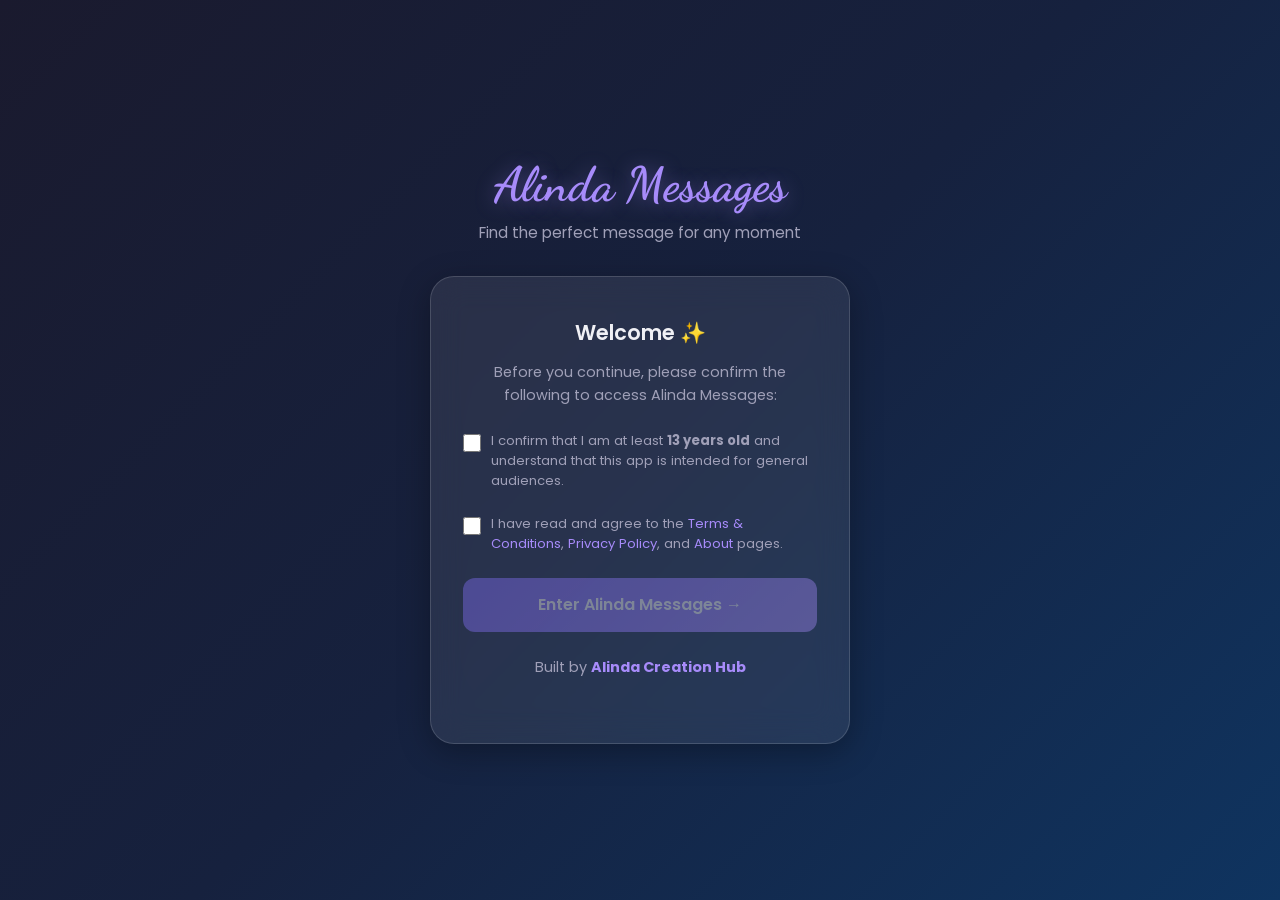
<file: index.html>
<!DOCTYPE html>
<html lang="en">
<head>
<meta charset="UTF-8">
<meta name="viewport" content="width=device-width, initial-scale=1.0">
<title>Alinda Messages — Find the Perfect Message for Any Occasion</title>
<meta name="description" content="Alinda Messages — a curated collection of messages for every occasion: good morning, good night, birthdays, love, friendship, motivation, and more.">
<link rel="preconnect" href="https://fonts.googleapis.com">
<link rel="preconnect" href="https://fonts.gstatic.com" crossorigin>
<link href="https://fonts.googleapis.com/css2?family=Poppins:wght@300;400;500;600;700&family=Dancing+Script:wght@600;700&display=swap" rel="stylesheet">
<link rel="stylesheet" href="style.css">
<link rel="icon" href="data:image/svg+xml,<svg xmlns='http://www.w3.org/2000/svg' viewBox='0 0 100 100'><text y='.9em' font-size='90'>💬</text></svg>">
</head>
<body class="no-scroll">

<div id="verifyGate">
  <div class="verify-logo">Alinda Messages</div>
  <p class="verify-sub">Find the perfect message for any moment</p>
  <div class="verify-card">
    <h2>Welcome ✨</h2>
    <p>Before you continue, please confirm the following to access Alinda Messages:</p>
    <div class="verify-checkbox-row">
      <input type="checkbox" id="ageCheckbox">
      <label for="ageCheckbox">I confirm that I am at least <strong>13 years old</strong> and understand that this app is intended for general audiences.</label>
    </div>
    <div class="verify-checkbox-row">
      <input type="checkbox" id="termsCheckbox">
      <label for="termsCheckbox">I have read and agree to the <a href="terms.html" target="_blank">Terms & Conditions</a>, <a href="privacy.html" target="_blank">Privacy Policy</a>, and <a href="about.html" target="_blank">About</a> pages.</label>
    </div>
    <button class="verify-btn" id="enterBtn" disabled>Enter Alinda Messages →</button>
    <p class="verify-footer">Built by <strong style="color:var(--c3)">Alinda Creation Hub</strong></p>
  </div>
</div>

<div id="appContainer">
  <header class="app-header">
    <div class="app-logo">Alinda Messages</div>
    <p class="app-tagline">Find the perfect message for any occasion</p>
  </header>

  <div class="search-bar">
    <input type="text" id="search" placeholder="🔍 Search messages...">
  </div>

  <div class="filters" id="filters"></div>

  <div class="card-wrapper">
    <div class="card fade-in" id="card">
      <span class="emoji" id="emoji">💬</span>
      <p class="message" id="message">Loading messages...</p>
      <span class="category-tag" id="tag">—</span>
    </div>
  </div>

  <div class="actions">
    <button class="action-btn primary" id="shuffle">🔄 New Message</button>
    <button class="action-btn" id="copy">📋 Copy</button>
    <button class="action-btn" id="share">📤 Share</button>
  </div>

  <div class="toast" id="toast">Copied!</div>

  <footer class="app-footer">
    <div class="footer-links">
      <a href="about.html">About</a>
      <a href="terms.html">Terms</a>
      <a href="privacy.html">Privacy</a>
    </div>
    <div class="footer-brand">
      Built by <strong>Alinda Creation Hub</strong><br>
      © 2026 Alinda Messages. All rights reserved.
    </div>
  </footer>
</div>

<script src="messages.js"></script>
<script src="app.js"></script>
</body>
</html>
</file>
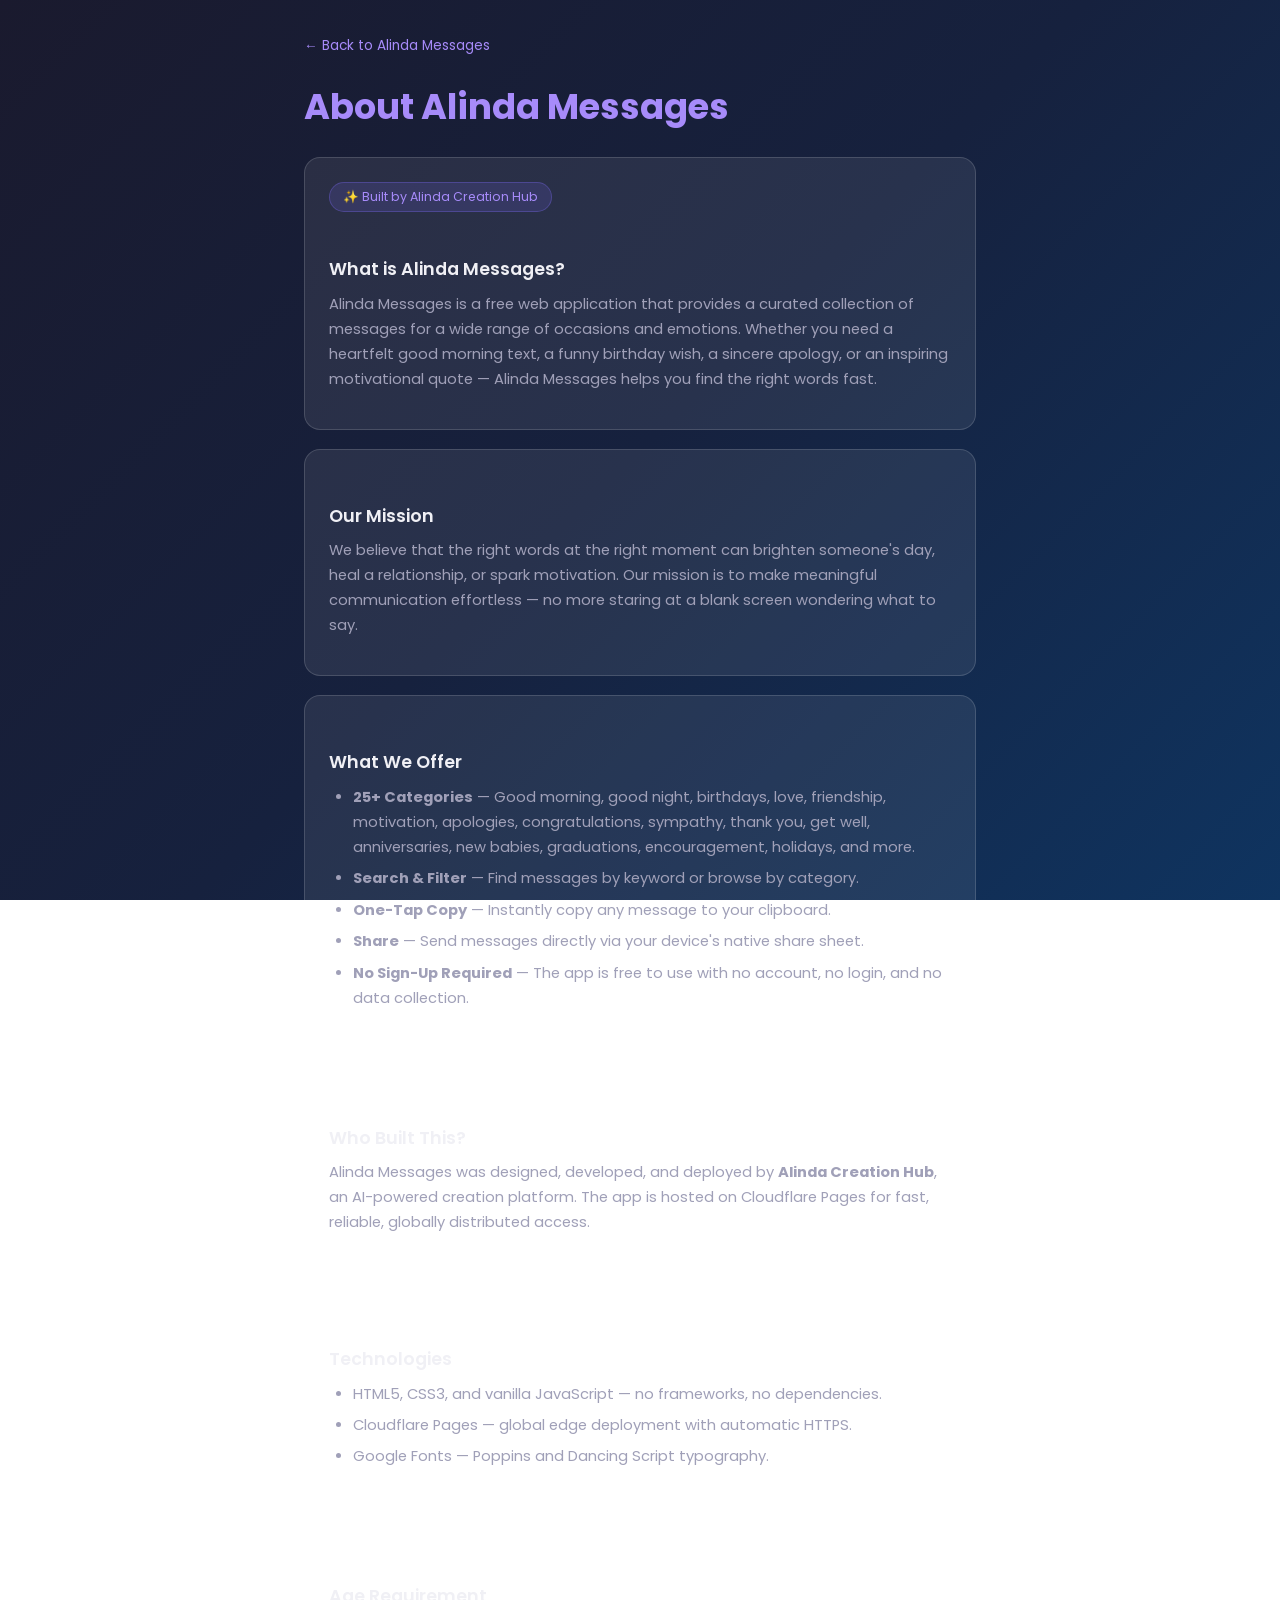
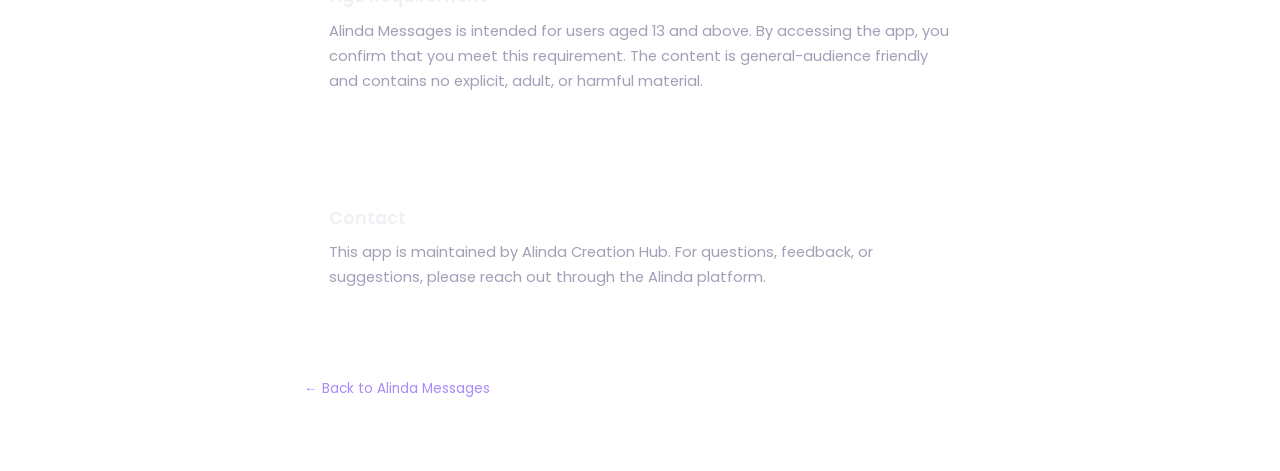
<file: about.html>
<!DOCTYPE html>
<html lang="en">
<head>
<meta charset="UTF-8">
<meta name="viewport" content="width=device-width, initial-scale=1.0">
<title>About — Alinda Messages</title>
<meta name="description" content="About Alinda Messages — a message platform built by Alinda Creation Hub.">
<link rel="preconnect" href="https://fonts.googleapis.com">
<link rel="preconnect" href="https://fonts.gstatic.com" crossorigin>
<link href="https://fonts.googleapis.com/css2?family=Poppins:wght@300;400;500;600;700&family=Dancing+Script:wght@600;700&display=swap" rel="stylesheet">
<link rel="stylesheet" href="style.css">
<link rel="icon" href="data:image/svg+xml,<svg xmlns='http://www.w3.org/2000/svg' viewBox='0 0 100 100'><text y='.9em' font-size='90'>💬</text></svg>">
</head>
<body>

<div class="info-page">
  <a href="index.html" class="info-back">← Back to Alinda Messages</a>
  <h1>About Alinda Messages</h1>

  <div class="info-section">
    <div class="alinda-badge">✨ Built by Alinda Creation Hub</div>
    <h2>What is Alinda Messages?</h2>
    <p>Alinda Messages is a free web application that provides a curated collection of messages for a wide range of occasions and emotions. Whether you need a heartfelt good morning text, a funny birthday wish, a sincere apology, or an inspiring motivational quote — Alinda Messages helps you find the right words fast.</p>
  </div>

  <div class="info-section">
    <h2>Our Mission</h2>
    <p>We believe that the right words at the right moment can brighten someone's day, heal a relationship, or spark motivation. Our mission is to make meaningful communication effortless — no more staring at a blank screen wondering what to say.</p>
  </div>

  <div class="info-section">
    <h2>What We Offer</h2>
    <ul>
      <li><strong>25+ Categories</strong> — Good morning, good night, birthdays, love, friendship, motivation, apologies, congratulations, sympathy, thank you, get well, anniversaries, new babies, graduations, encouragement, holidays, and more.</li>
      <li><strong>Search & Filter</strong> — Find messages by keyword or browse by category.</li>
      <li><strong>One-Tap Copy</strong> — Instantly copy any message to your clipboard.</li>
      <li><strong>Share</strong> — Send messages directly via your device's native share sheet.</li>
      <li><strong>No Sign-Up Required</strong> — The app is free to use with no account, no login, and no data collection.</li>
    </ul>
  </div>

  <div class="info-section">
    <h2>Who Built This?</h2>
    <p>Alinda Messages was designed, developed, and deployed by <strong>Alinda Creation Hub</strong>, an AI-powered creation platform. The app is hosted on Cloudflare Pages for fast, reliable, globally distributed access.</p>
  </div>

  <div class="info-section">
    <h2>Technologies</h2>
    <ul>
      <li>HTML5, CSS3, and vanilla JavaScript — no frameworks, no dependencies.</li>
      <li>Cloudflare Pages — global edge deployment with automatic HTTPS.</li>
      <li>Google Fonts — Poppins and Dancing Script typography.</li>
    </ul>
  </div>

  <div class="info-section">
    <h2>Age Requirement</h2>
    <p>Alinda Messages is intended for users aged 13 and above. By accessing the app, you confirm that you meet this requirement. The content is general-audience friendly and contains no explicit, adult, or harmful material.</p>
  </div>

  <div class="info-section">
    <h2>Contact</h2>
    <p>This app is maintained by Alinda Creation Hub. For questions, feedback, or suggestions, please reach out through the Alinda platform.</p>
  </div>

  <a href="index.html" class="info-back" style="margin-top:2rem;">← Back to Alinda Messages</a>
</div>

</body>
</html>
</file>
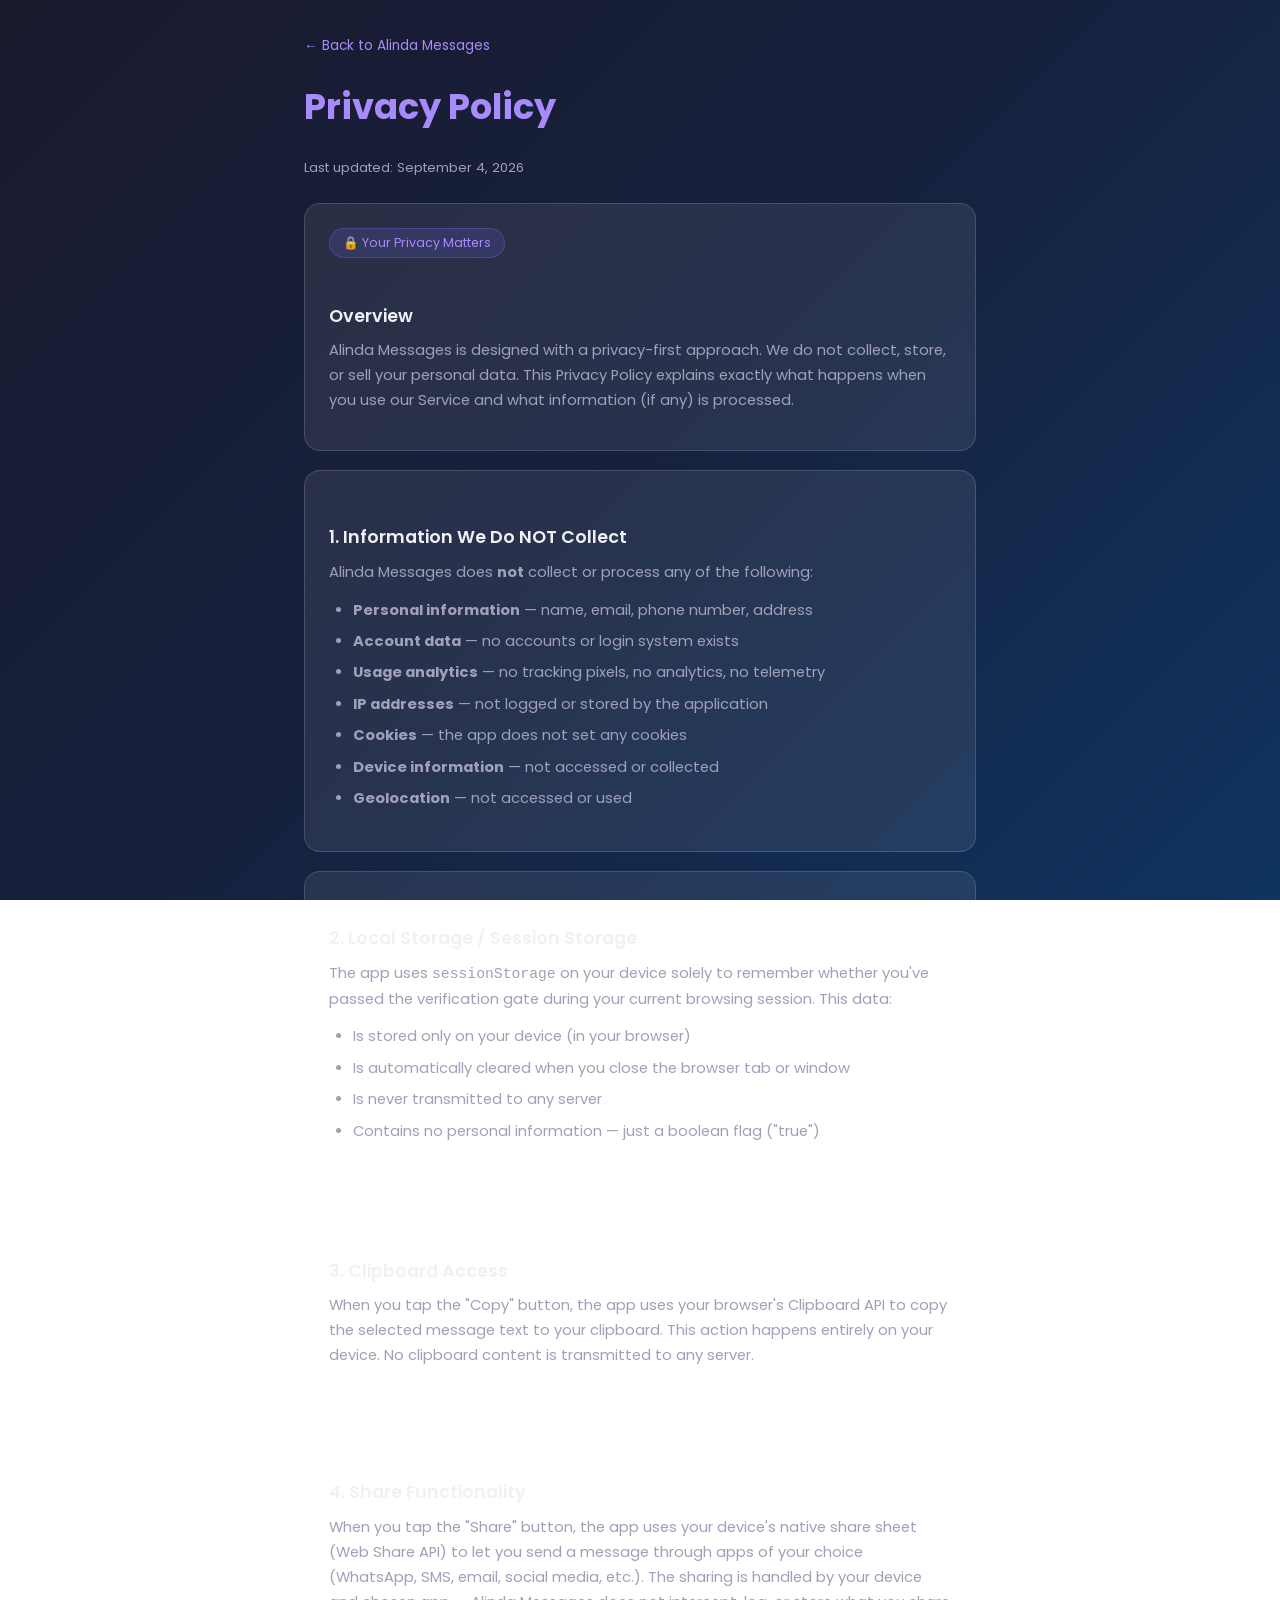
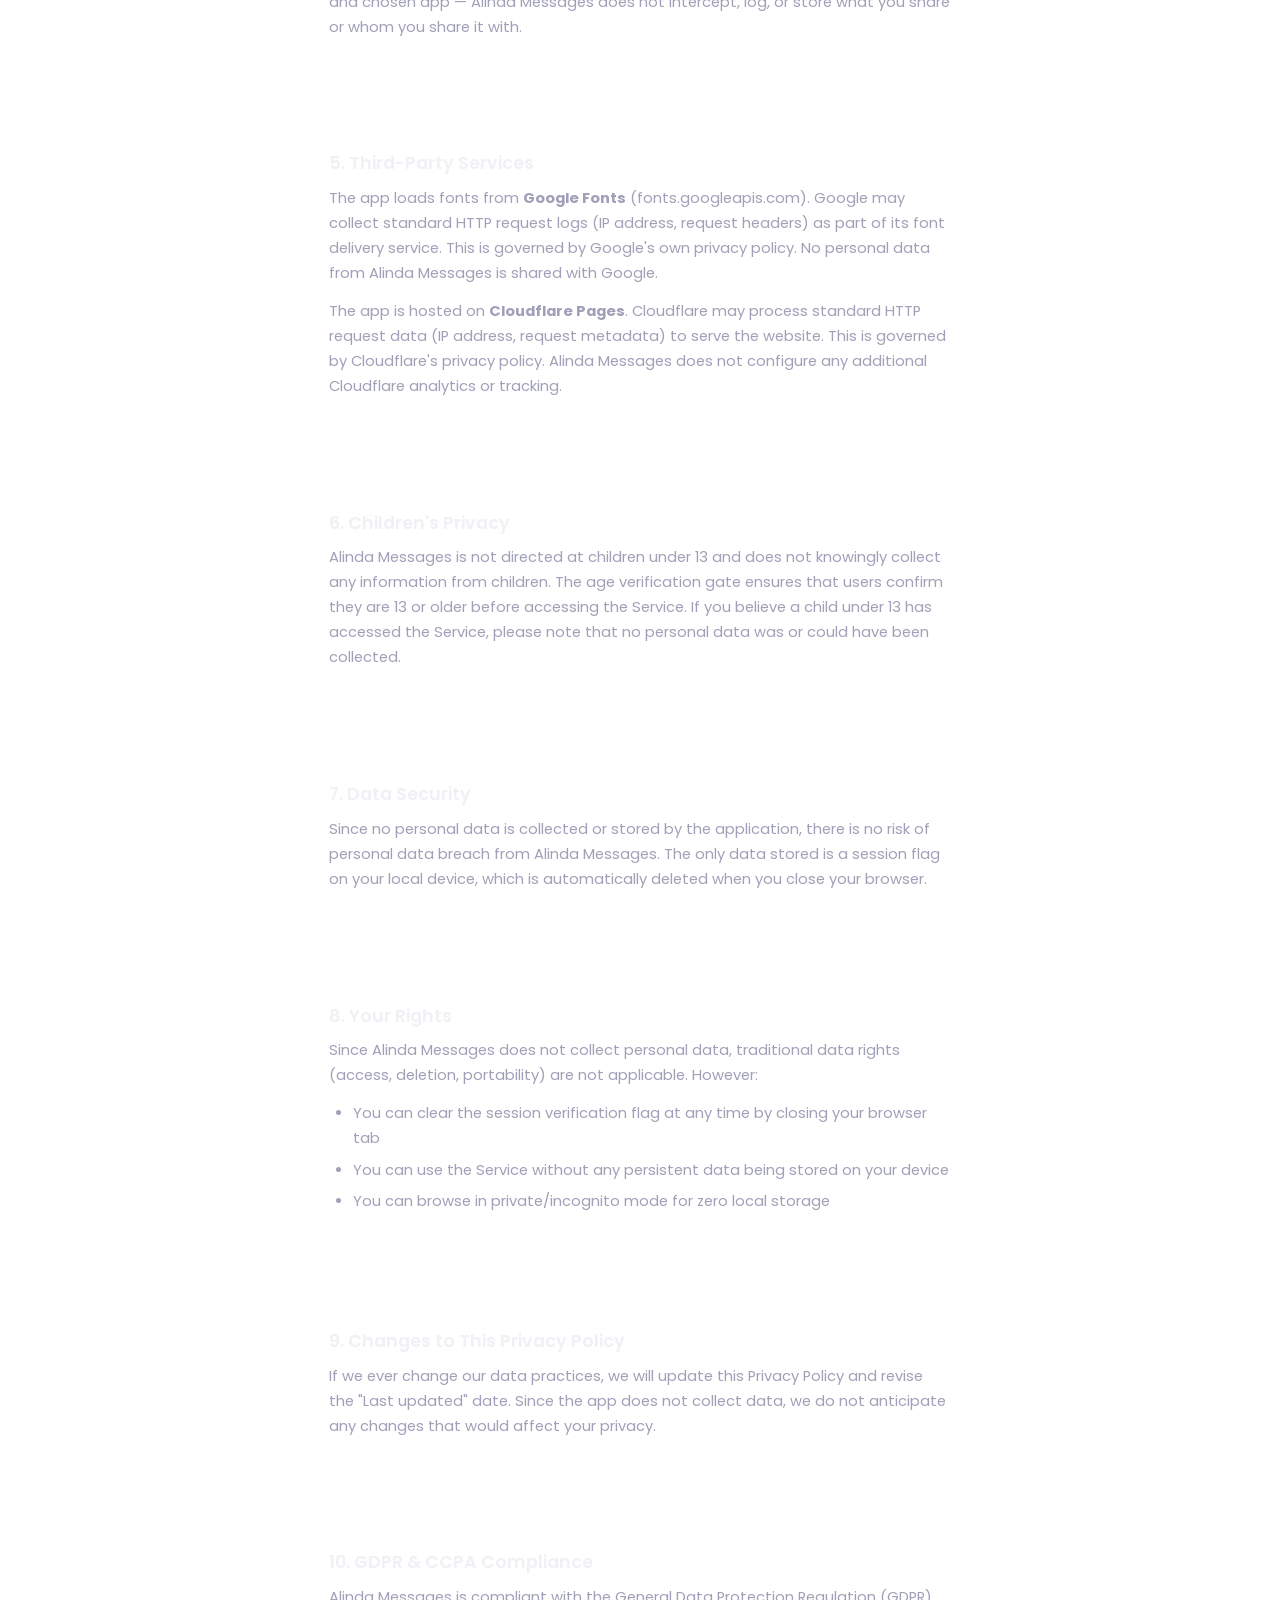
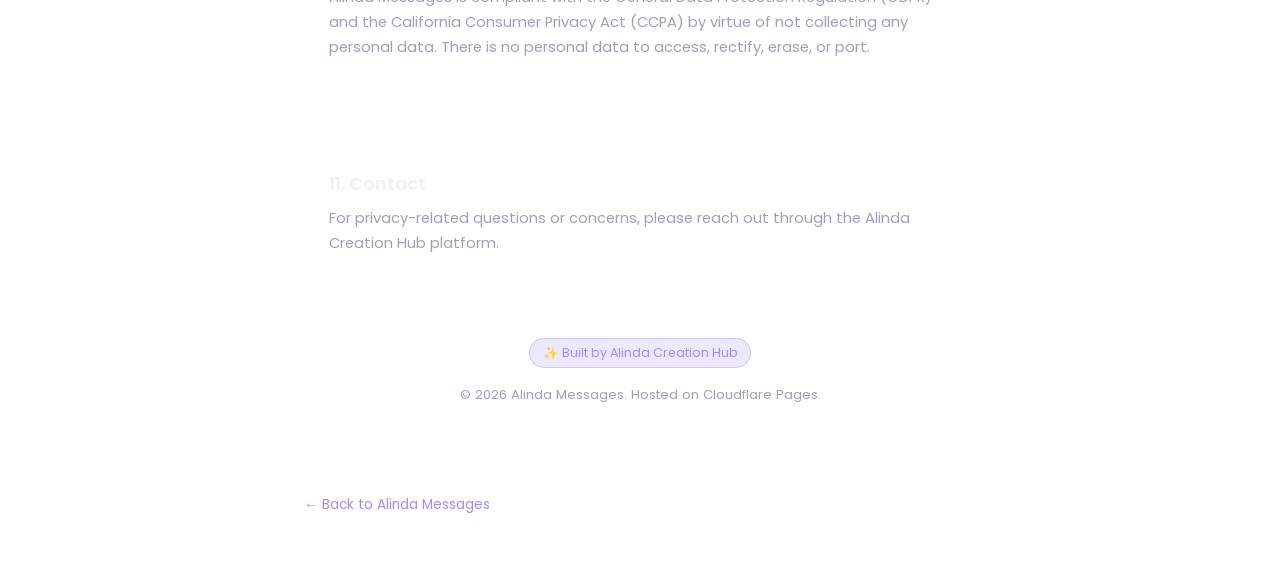
<file: privacy.html>
<!DOCTYPE html>
<html lang="en">
<head>
<meta charset="UTF-8">
<meta name="viewport" content="width=device-width, initial-scale=1.0">
<title>Privacy Policy — Alinda Messages</title>
<meta name="description" content="Privacy Policy for Alinda Messages.">
<link rel="preconnect" href="https://fonts.googleapis.com">
<link rel="preconnect" href="https://fonts.gstatic.com" crossorigin>
<link href="https://fonts.googleapis.com/css2?family=Poppins:wght@300;400;500;600;700&family=Dancing+Script:wght@600;700&display=swap" rel="stylesheet">
<link rel="stylesheet" href="style.css">
<link rel="icon" href="data:image/svg+xml,<svg xmlns='http://www.w3.org/2000/svg' viewBox='0 0 100 100'><text y='.9em' font-size='90'>💬</text></svg>">
</head>
<body>

<div class="info-page">
  <a href="index.html" class="info-back">← Back to Alinda Messages</a>
  <h1>Privacy Policy</h1>
  <p style="color:var(--text-muted);font-size:0.82rem;margin-bottom:1.5rem;">Last updated: September 4, 2026</p>

  <div class="info-section">
    <div class="alinda-badge">🔒 Your Privacy Matters</div>
    <h2>Overview</h2>
    <p>Alinda Messages is designed with a privacy-first approach. We do not collect, store, or sell your personal data. This Privacy Policy explains exactly what happens when you use our Service and what information (if any) is processed.</p>
  </div>

  <div class="info-section">
    <h2>1. Information We Do NOT Collect</h2>
    <p>Alinda Messages does <strong>not</strong> collect or process any of the following:</p>
    <ul>
      <li><strong>Personal information</strong> — name, email, phone number, address</li>
      <li><strong>Account data</strong> — no accounts or login system exists</li>
      <li><strong>Usage analytics</strong> — no tracking pixels, no analytics, no telemetry</li>
      <li><strong>IP addresses</strong> — not logged or stored by the application</li>
      <li><strong>Cookies</strong> — the app does not set any cookies</li>
      <li><strong>Device information</strong> — not accessed or collected</li>
      <li><strong>Geolocation</strong> — not accessed or used</li>
    </ul>
  </div>

  <div class="info-section">
    <h2>2. Local Storage / Session Storage</h2>
    <p>The app uses <code>sessionStorage</code> on your device solely to remember whether you've passed the verification gate during your current browsing session. This data:</p>
    <ul>
      <li>Is stored only on your device (in your browser)</li>
      <li>Is automatically cleared when you close the browser tab or window</li>
      <li>Is never transmitted to any server</li>
      <li>Contains no personal information — just a boolean flag ("true")</li>
    </ul>
  </div>

  <div class="info-section">
    <h2>3. Clipboard Access</h2>
    <p>When you tap the "Copy" button, the app uses your browser's Clipboard API to copy the selected message text to your clipboard. This action happens entirely on your device. No clipboard content is transmitted to any server.</p>
  </div>

  <div class="info-section">
    <h2>4. Share Functionality</h2>
    <p>When you tap the "Share" button, the app uses your device's native share sheet (Web Share API) to let you send a message through apps of your choice (WhatsApp, SMS, email, social media, etc.). The sharing is handled by your device and chosen app — Alinda Messages does not intercept, log, or store what you share or whom you share it with.</p>
  </div>

  <div class="info-section">
    <h2>5. Third-Party Services</h2>
    <p>The app loads fonts from <strong>Google Fonts</strong> (fonts.googleapis.com). Google may collect standard HTTP request logs (IP address, request headers) as part of its font delivery service. This is governed by Google's own privacy policy. No personal data from Alinda Messages is shared with Google.</p>
    <p>The app is hosted on <strong>Cloudflare Pages</strong>. Cloudflare may process standard HTTP request data (IP address, request metadata) to serve the website. This is governed by Cloudflare's privacy policy. Alinda Messages does not configure any additional Cloudflare analytics or tracking.</p>
  </div>

  <div class="info-section">
    <h2>6. Children's Privacy</h2>
    <p>Alinda Messages is not directed at children under 13 and does not knowingly collect any information from children. The age verification gate ensures that users confirm they are 13 or older before accessing the Service. If you believe a child under 13 has accessed the Service, please note that no personal data was or could have been collected.</p>
  </div>

  <div class="info-section">
    <h2>7. Data Security</h2>
    <p>Since no personal data is collected or stored by the application, there is no risk of personal data breach from Alinda Messages. The only data stored is a session flag on your local device, which is automatically deleted when you close your browser.</p>
  </div>

  <div class="info-section">
    <h2>8. Your Rights</h2>
    <p>Since Alinda Messages does not collect personal data, traditional data rights (access, deletion, portability) are not applicable. However:</p>
    <ul>
      <li>You can clear the session verification flag at any time by closing your browser tab</li>
      <li>You can use the Service without any persistent data being stored on your device</li>
      <li>You can browse in private/incognito mode for zero local storage</li>
    </ul>
  </div>

  <div class="info-section">
    <h2>9. Changes to This Privacy Policy</h2>
    <p>If we ever change our data practices, we will update this Privacy Policy and revise the "Last updated" date. Since the app does not collect data, we do not anticipate any changes that would affect your privacy.</p>
  </div>

  <div class="info-section">
    <h2>10. GDPR & CCPA Compliance</h2>
    <p>Alinda Messages is compliant with the General Data Protection Regulation (GDPR) and the California Consumer Privacy Act (CCPA) by virtue of not collecting any personal data. There is no personal data to access, rectify, erase, or port.</p>
  </div>

  <div class="info-section">
    <h2>11. Contact</h2>
    <p>For privacy-related questions or concerns, please reach out through the Alinda Creation Hub platform.</p>
  </div>

  <div class="info-section" style="text-align:center;">
    <div class="alinda-badge">✨ Built by Alinda Creation Hub</div>
    <p style="font-size:0.82rem;">© 2026 Alinda Messages. Hosted on Cloudflare Pages.</p>
  </div>

  <a href="index.html" class="info-back" style="margin-top:2rem;">← Back to Alinda Messages</a>
</div>

</body>
</html>
</file>
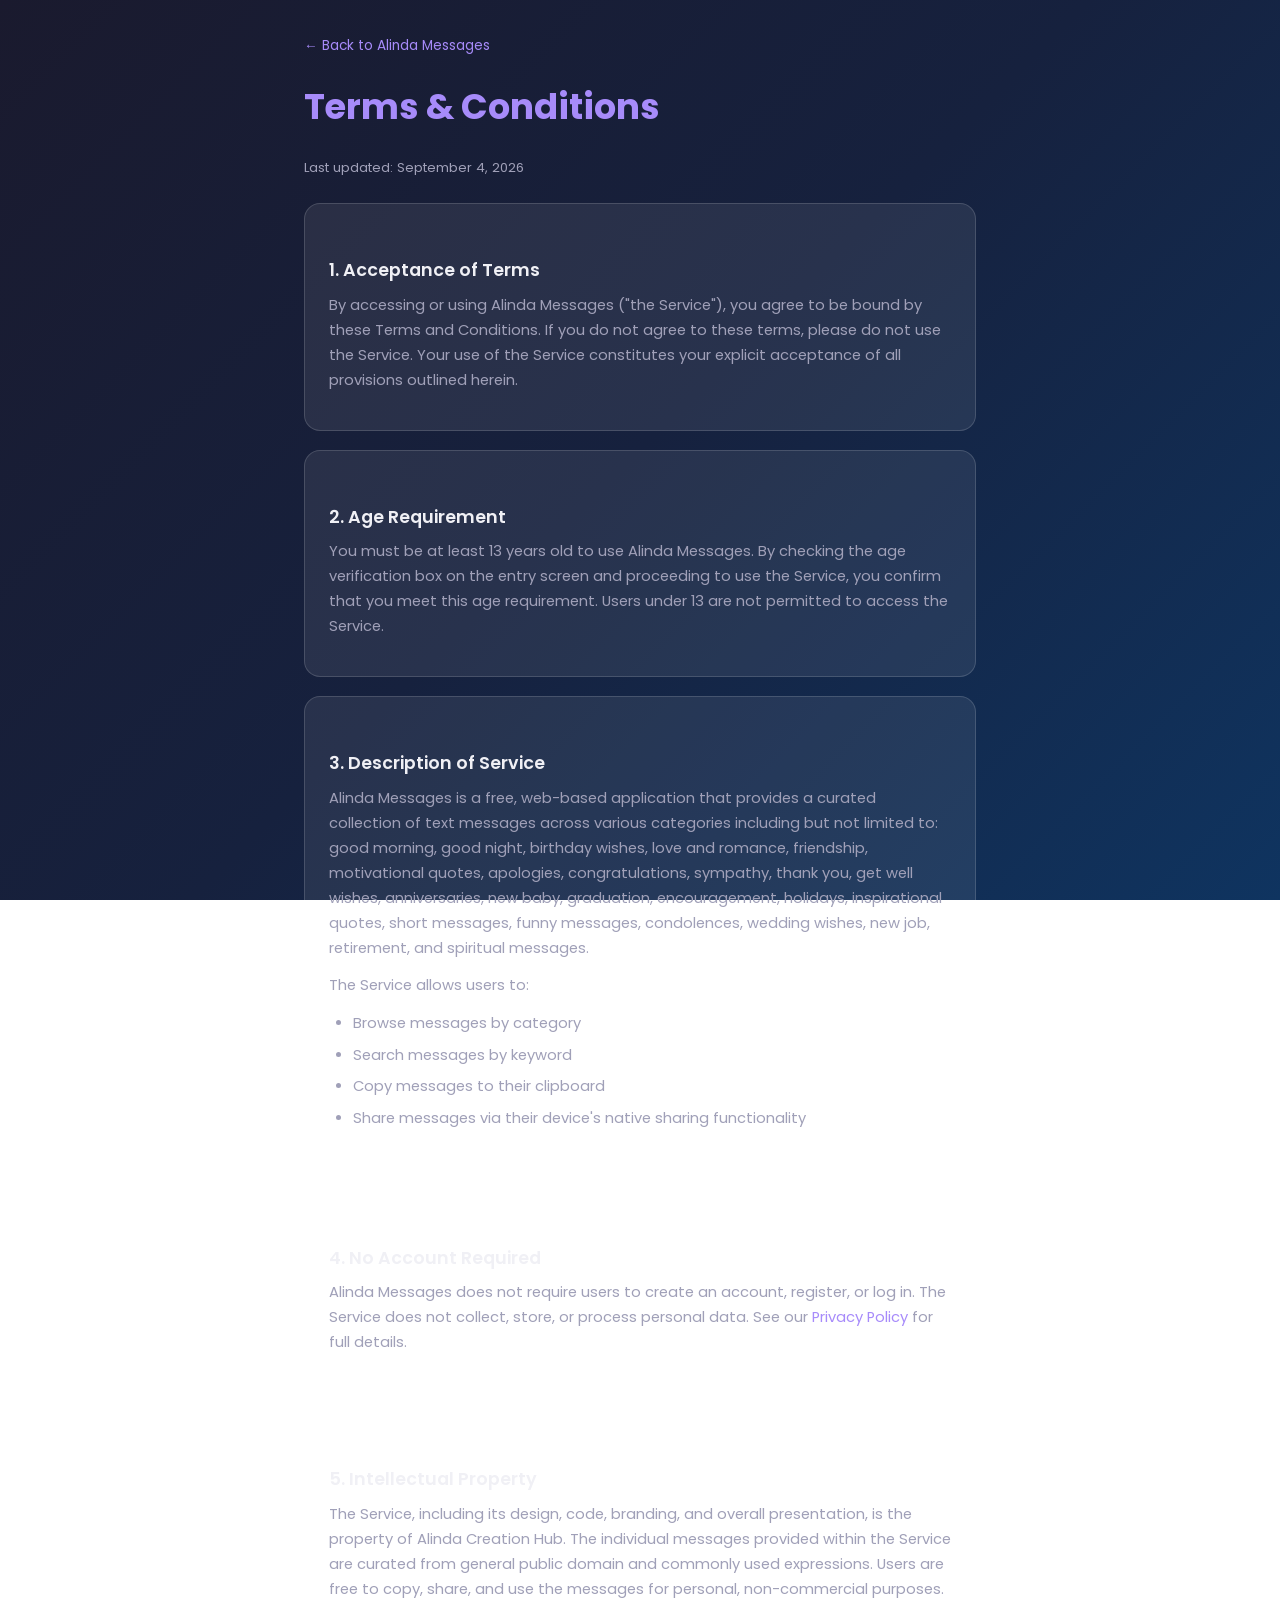
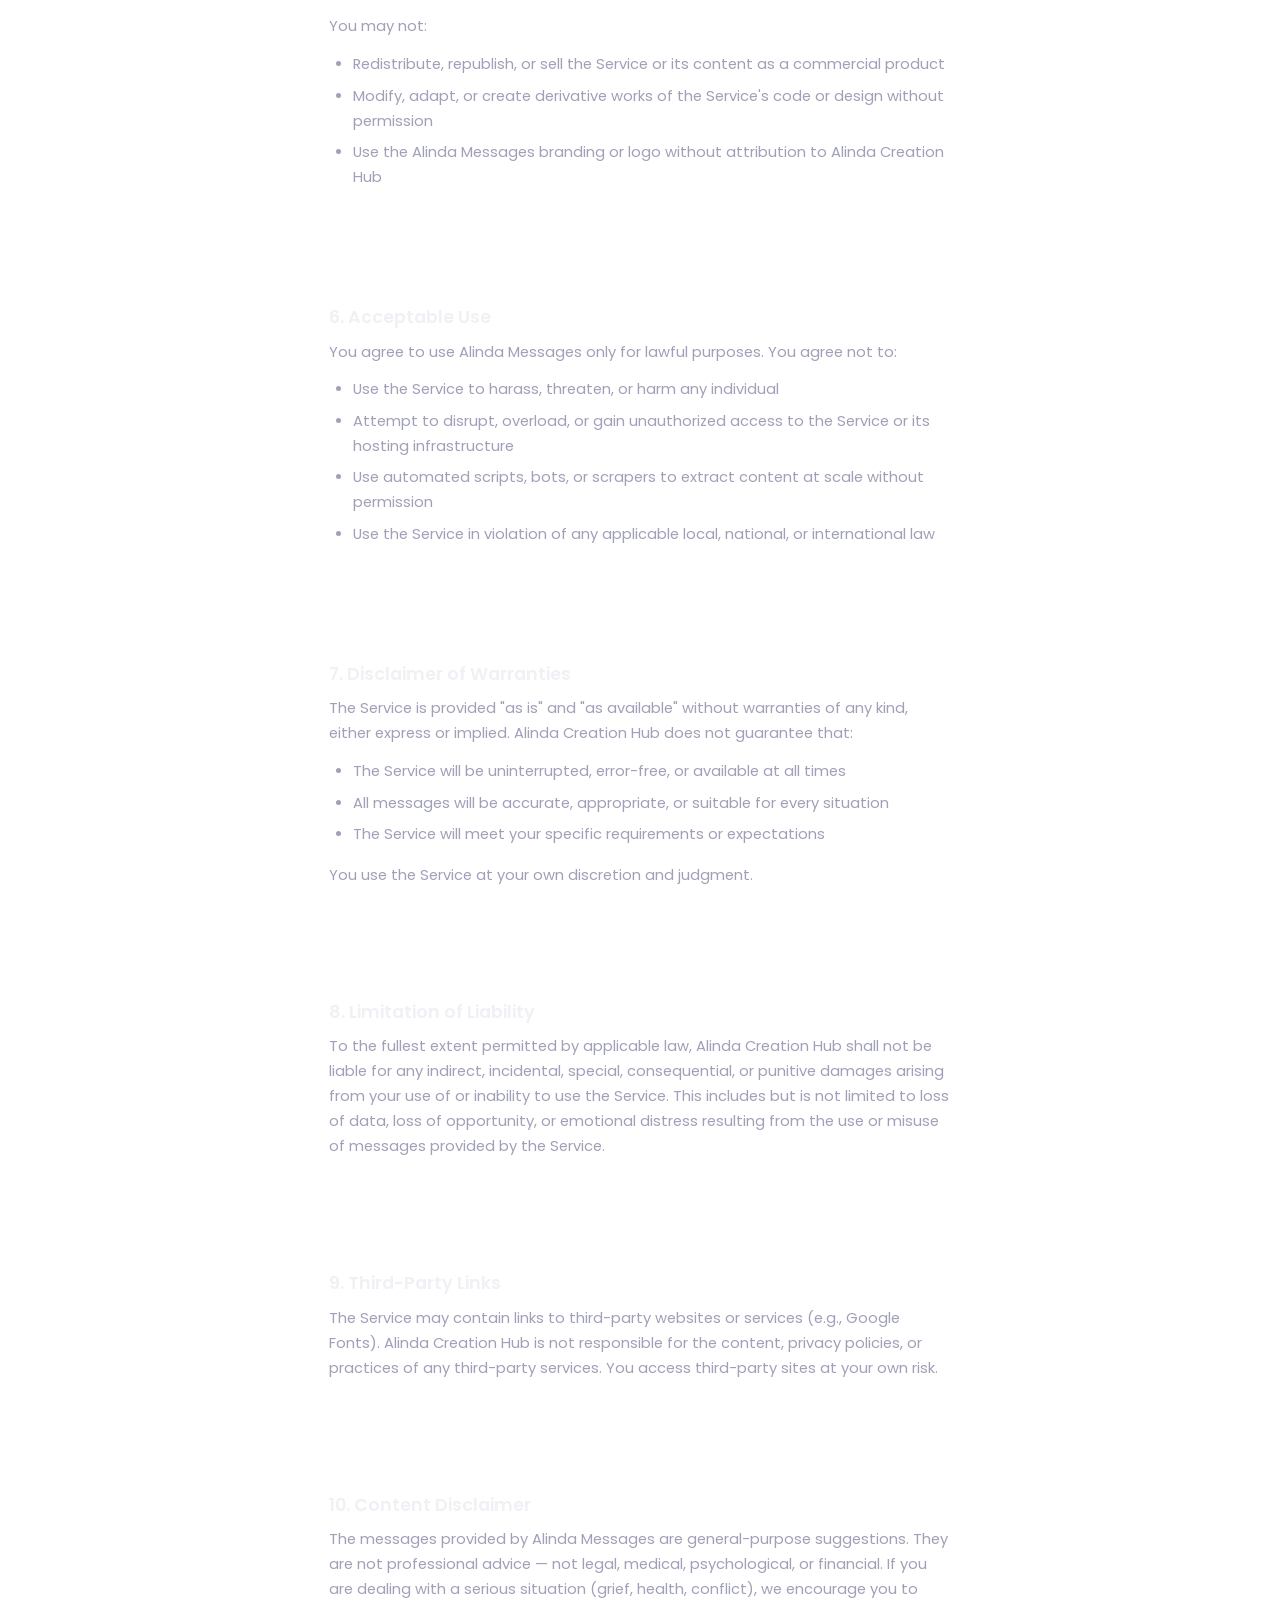
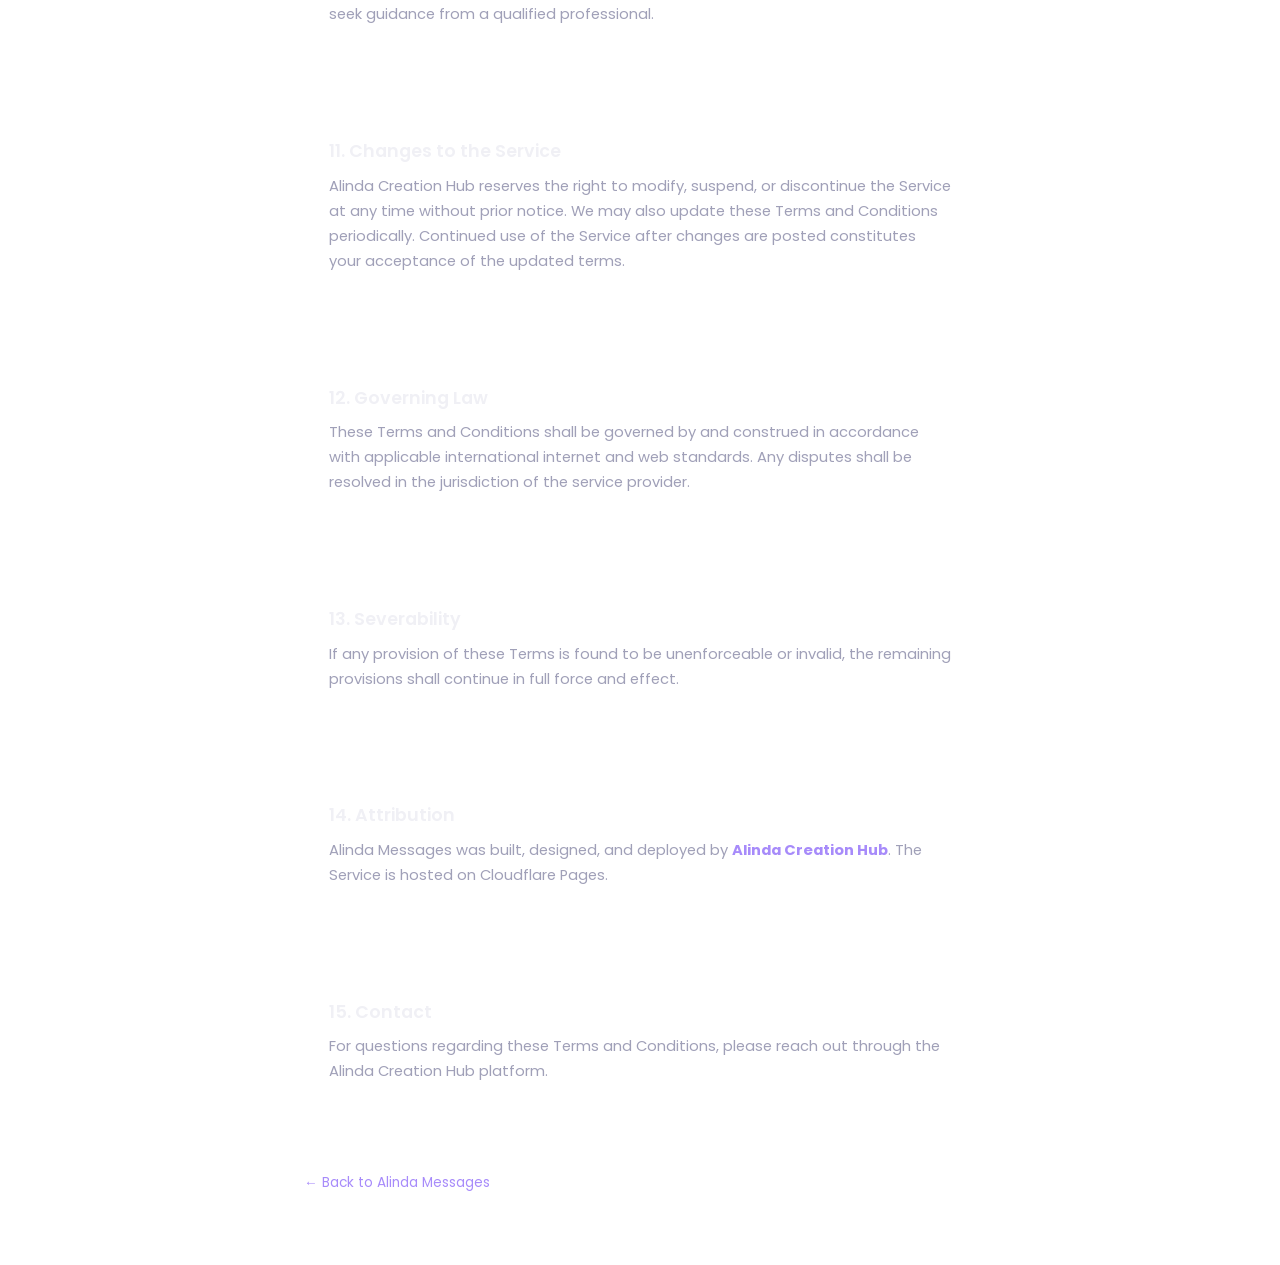
<file: terms.html>
<!DOCTYPE html>
<html lang="en">
<head>
<meta charset="UTF-8">
<meta name="viewport" content="width=device-width, initial-scale=1.0">
<title>Terms & Conditions — Alinda Messages</title>
<meta name="description" content="Terms and Conditions for Alinda Messages.">
<link rel="preconnect" href="https://fonts.googleapis.com">
<link rel="preconnect" href="https://fonts.gstatic.com" crossorigin>
<link href="https://fonts.googleapis.com/css2?family=Poppins:wght@300;400;500;600;700&family=Dancing+Script:wght@600;700&display=swap" rel="stylesheet">
<link rel="stylesheet" href="style.css">
<link rel="icon" href="data:image/svg+xml,<svg xmlns='http://www.w3.org/2000/svg' viewBox='0 0 100 100'><text y='.9em' font-size='90'>💬</text></svg>">
</head>
<body>

<div class="info-page">
  <a href="index.html" class="info-back">← Back to Alinda Messages</a>
  <h1>Terms & Conditions</h1>
  <p style="color:var(--text-muted);font-size:0.82rem;margin-bottom:1.5rem;">Last updated: September 4, 2026</p>

  <div class="info-section">
    <h2>1. Acceptance of Terms</h2>
    <p>By accessing or using Alinda Messages ("the Service"), you agree to be bound by these Terms and Conditions. If you do not agree to these terms, please do not use the Service. Your use of the Service constitutes your explicit acceptance of all provisions outlined herein.</p>
  </div>

  <div class="info-section">
    <h2>2. Age Requirement</h2>
    <p>You must be at least 13 years old to use Alinda Messages. By checking the age verification box on the entry screen and proceeding to use the Service, you confirm that you meet this age requirement. Users under 13 are not permitted to access the Service.</p>
  </div>

  <div class="info-section">
    <h2>3. Description of Service</h2>
    <p>Alinda Messages is a free, web-based application that provides a curated collection of text messages across various categories including but not limited to: good morning, good night, birthday wishes, love and romance, friendship, motivational quotes, apologies, congratulations, sympathy, thank you, get well wishes, anniversaries, new baby, graduation, encouragement, holidays, inspirational quotes, short messages, funny messages, condolences, wedding wishes, new job, retirement, and spiritual messages.</p>
    <p>The Service allows users to:</p>
    <ul>
      <li>Browse messages by category</li>
      <li>Search messages by keyword</li>
      <li>Copy messages to their clipboard</li>
      <li>Share messages via their device's native sharing functionality</li>
    </ul>
  </div>

  <div class="info-section">
    <h2>4. No Account Required</h2>
    <p>Alinda Messages does not require users to create an account, register, or log in. The Service does not collect, store, or process personal data. See our <a href="privacy.html">Privacy Policy</a> for full details.</p>
  </div>

  <div class="info-section">
    <h2>5. Intellectual Property</h2>
    <p>The Service, including its design, code, branding, and overall presentation, is the property of Alinda Creation Hub. The individual messages provided within the Service are curated from general public domain and commonly used expressions. Users are free to copy, share, and use the messages for personal, non-commercial purposes.</p>
    <p>You may not:</p>
    <ul>
      <li>Redistribute, republish, or sell the Service or its content as a commercial product</li>
      <li>Modify, adapt, or create derivative works of the Service's code or design without permission</li>
      <li>Use the Alinda Messages branding or logo without attribution to Alinda Creation Hub</li>
    </ul>
  </div>

  <div class="info-section">
    <h2>6. Acceptable Use</h2>
    <p>You agree to use Alinda Messages only for lawful purposes. You agree not to:</p>
    <ul>
      <li>Use the Service to harass, threaten, or harm any individual</li>
      <li>Attempt to disrupt, overload, or gain unauthorized access to the Service or its hosting infrastructure</li>
      <li>Use automated scripts, bots, or scrapers to extract content at scale without permission</li>
      <li>Use the Service in violation of any applicable local, national, or international law</li>
    </ul>
  </div>

  <div class="info-section">
    <h2>7. Disclaimer of Warranties</h2>
    <p>The Service is provided "as is" and "as available" without warranties of any kind, either express or implied. Alinda Creation Hub does not guarantee that:</p>
    <ul>
      <li>The Service will be uninterrupted, error-free, or available at all times</li>
      <li>All messages will be accurate, appropriate, or suitable for every situation</li>
      <li>The Service will meet your specific requirements or expectations</li>
    </ul>
    <p>You use the Service at your own discretion and judgment.</p>
  </div>

  <div class="info-section">
    <h2>8. Limitation of Liability</h2>
    <p>To the fullest extent permitted by applicable law, Alinda Creation Hub shall not be liable for any indirect, incidental, special, consequential, or punitive damages arising from your use of or inability to use the Service. This includes but is not limited to loss of data, loss of opportunity, or emotional distress resulting from the use or misuse of messages provided by the Service.</p>
  </div>

  <div class="info-section">
    <h2>9. Third-Party Links</h2>
    <p>The Service may contain links to third-party websites or services (e.g., Google Fonts). Alinda Creation Hub is not responsible for the content, privacy policies, or practices of any third-party services. You access third-party sites at your own risk.</p>
  </div>

  <div class="info-section">
    <h2>10. Content Disclaimer</h2>
    <p>The messages provided by Alinda Messages are general-purpose suggestions. They are not professional advice — not legal, medical, psychological, or financial. If you are dealing with a serious situation (grief, health, conflict), we encourage you to seek guidance from a qualified professional.</p>
  </div>

  <div class="info-section">
    <h2>11. Changes to the Service</h2>
    <p>Alinda Creation Hub reserves the right to modify, suspend, or discontinue the Service at any time without prior notice. We may also update these Terms and Conditions periodically. Continued use of the Service after changes are posted constitutes your acceptance of the updated terms.</p>
  </div>

  <div class="info-section">
    <h2>12. Governing Law</h2>
    <p>These Terms and Conditions shall be governed by and construed in accordance with applicable international internet and web standards. Any disputes shall be resolved in the jurisdiction of the service provider.</p>
  </div>

  <div class="info-section">
    <h2>13. Severability</h2>
    <p>If any provision of these Terms is found to be unenforceable or invalid, the remaining provisions shall continue in full force and effect.</p>
  </div>

  <div class="info-section">
    <h2>14. Attribution</h2>
    <p>Alinda Messages was built, designed, and deployed by <strong style="color:var(--c3)">Alinda Creation Hub</strong>. The Service is hosted on Cloudflare Pages.</p>
  </div>

  <div class="info-section">
    <h2>15. Contact</h2>
    <p>For questions regarding these Terms and Conditions, please reach out through the Alinda Creation Hub platform.</p>
  </div>

  <a href="index.html" class="info-back" style="margin-top:2rem;">← Back to Alinda Messages</a>
</div>

</body>
</html>
</file>
<file: style.css>
/* ===== Alinda Messages — Shared Stylesheet ===== */
* { margin: 0; padding: 0; box-sizing: border-box; }
:root {
  --c1: #6a5acd;
  --c2: #836fff;
  --c3: #a78bfa;
  --accent: #f59e0b;
  --bg-dark: #1a1a2e;
  --bg-card: rgba(255,255,255,0.08);
  --bg-card-hover: rgba(255,255,255,0.14);
  --border: rgba(255,255,255,0.15);
  --text: #f0f0f5;
  --text-muted: #a0a0b8;
  --radius: 16px;
  --shadow: 0 8px 32px rgba(0,0,0,0.3);
  --max-width: 640px;
  --font: 'Poppins', -apple-system, BlinkMacSystemFont, 'Segoe UI', sans-serif;
  --font-script: 'Dancing Script', cursive;
}

body {
  font-family: var(--font);
  min-height: 100vh;
  background: linear-gradient(135deg, var(--bg-dark) 0%, #16213e 50%, #0f3460 100%);
  background-attachment: fixed;
  color: var(--text);
  display: flex;
  flex-direction: column;
  align-items: center;
  overflow-x: hidden;
}
body.no-scroll { overflow: hidden; }

a { color: var(--c3); text-decoration: none; transition: color 0.2s; }
a:hover { color: #c4b5fd; }

#verifyGate {
  position: fixed; inset: 0; z-index: 9999;
  display: flex; flex-direction: column; align-items: center; justify-content: center;
  padding: 2rem; text-align: center;
  background: linear-gradient(135deg, var(--bg-dark) 0%, #16213e 50%, #0f3460 100%);
  transition: opacity 0.5s ease;
}
#verifyGate.hidden { opacity: 0; pointer-events: none; }
.verify-logo {
  font-family: var(--font-script);
  font-size: 3rem; font-weight: 700;
  color: var(--c3); margin-bottom: 0.5rem;
  text-shadow: 0 2px 20px rgba(167,139,250,0.4);
}
.verify-sub { font-size: 0.95rem; color: var(--text-muted); margin-bottom: 2rem; }
.verify-card {
  background: var(--bg-card); border: 1px solid var(--border);
  border-radius: 24px; padding: 2.5rem 2rem; max-width: 420px; width: 100%;
  backdrop-filter: blur(16px); -webkit-backdrop-filter: blur(16px);
  box-shadow: var(--shadow);
}
.verify-card h2 { font-size: 1.3rem; margin-bottom: 0.8rem; font-weight: 600; }
.verify-card p { font-size: 0.9rem; color: var(--text-muted); line-height: 1.6; margin-bottom: 1.5rem; }
.verify-checkbox-row {
  display: flex; align-items: flex-start; gap: 0.6rem; text-align: left;
  margin-bottom: 1.5rem; font-size: 0.82rem; color: var(--text-muted); line-height: 1.5;
}
.verify-checkbox-row input { margin-top: 3px; width: 18px; height: 18px; accent-color: var(--c2); cursor: pointer; flex-shrink: 0; }
.verify-btn {
  width: 100%; padding: 0.9rem; border: none; border-radius: 12px;
  background: linear-gradient(135deg, var(--c2), var(--c3));
  color: #fff; font-family: inherit; font-size: 1rem; font-weight: 600;
  cursor: pointer; transition: transform 0.15s ease, box-shadow 0.2s ease;
  box-shadow: 0 4px 16px rgba(131,111,255,0.4);
}
.verify-btn:hover { transform: translateY(-2px); box-shadow: 0 6px 24px rgba(131,111,255,0.5); }
.verify-btn:active { transform: translateY(0); }
.verify-btn:disabled { opacity: 0.4; cursor: not-allowed; transform: none; box-shadow: none; }
.verify-footer { margin-top: 1.5rem; font-size: 0.75rem; color: var(--text-muted); }
.verify-footer a { color: var(--c3); }

header.app-header {
  width: 100%; max-width: var(--max-width); padding: 2rem 1rem 1rem;
  text-align: center; z-index: 1;
}
.app-logo {
  font-family: var(--font-script); font-size: clamp(2.2rem, 7vw, 3.2rem);
  font-weight: 700; color: var(--c3);
  text-shadow: 0 2px 20px rgba(167,139,250,0.3);
}
.app-tagline { font-size: 0.88rem; color: var(--text-muted); margin-top: 0.3rem; }

.search-bar {
  width: 100%; max-width: var(--max-width); padding: 0 1rem; margin-bottom: 1rem; z-index: 1;
}
.search-bar input {
  width: 100%; padding: 0.75rem 1.1rem; border-radius: 50px;
  border: 1px solid var(--border); background: var(--bg-card); color: var(--text);
  font-family: inherit; font-size: 0.9rem; outline: none; transition: border-color 0.2s;
}
.search-bar input::placeholder { color: var(--text-muted); }
.search-bar input:focus { border-color: var(--c3); }

.filters {
  display: flex; flex-wrap: wrap; gap: 0.5rem; justify-content: center;
  padding: 0 1rem; margin-bottom: 1.5rem; max-width: var(--max-width); z-index: 1;
}
.filter-btn {
  padding: 0.45rem 1rem; border: 1px solid var(--border); border-radius: 50px;
  background: var(--bg-card); color: var(--text); font-family: inherit;
  font-size: 0.82rem; font-weight: 400; cursor: pointer; transition: all 0.25s ease;
}
.filter-btn:hover { background: var(--bg-card-hover); }
.filter-btn.active {
  background: linear-gradient(135deg, var(--c2), var(--c3));
  border-color: transparent; font-weight: 600;
}

.card-wrapper {
  width: 100%; max-width: var(--max-width); padding: 0 1rem;
  min-height: 300px; display: flex; align-items: center; justify-content: center; z-index: 1;
}
.card {
  background: var(--bg-card); border: 1px solid var(--border); border-radius: 24px;
  padding: 2.5rem 2rem; width: 100%; text-align: center; position: relative;
  backdrop-filter: blur(16px); -webkit-backdrop-filter: blur(16px);
  box-shadow: var(--shadow);
  transition: opacity 0.3s ease, transform 0.3s ease;
}
.card.fade-out { opacity: 0; transform: translateY(12px); }
.card.fade-in { opacity: 1; transform: translateY(0); }
.card .emoji { font-size: 2.4rem; margin-bottom: 1rem; display: block; }
.card .message {
  font-size: clamp(1.05rem, 4.5vw, 1.4rem); font-weight: 400; line-height: 1.65;
}
.card .category-tag {
  display: inline-block; margin-top: 1.3rem; font-size: 0.7rem;
  text-transform: uppercase; letter-spacing: 1.5px; font-weight: 600; color: var(--c3);
}

.actions {
  display: flex; gap: 0.7rem; justify-content: center; flex-wrap: wrap;
  margin-top: 1.5rem; margin-bottom: 2rem; z-index: 1;
}
.action-btn {
  display: inline-flex; align-items: center; gap: 0.4rem;
  padding: 0.65rem 1.3rem; border: 1px solid var(--border); border-radius: 50px;
  background: var(--bg-card); color: var(--text); font-family: inherit;
  font-size: 0.85rem; font-weight: 500; cursor: pointer; transition: all 0.25s ease;
}
.action-btn:hover { background: var(--bg-card-hover); }
.action-btn.primary {
  background: linear-gradient(135deg, var(--c2), var(--c3)); border-color: transparent;
  font-weight: 600; box-shadow: 0 4px 16px rgba(131,111,255,0.35);
}
.action-btn.primary:hover { box-shadow: 0 6px 24px rgba(131,111,255,0.5); }

.toast {
  position: fixed; bottom: 30px; left: 50%; transform: translateX(-50%) translateY(60px);
  background: rgba(255,255,255,0.95); color: var(--c1); padding: 0.6rem 1.5rem;
  border-radius: 50px; font-size: 0.85rem; font-weight: 600;
  box-shadow: 0 4px 20px rgba(0,0,0,0.2); opacity: 0;
  transition: all 0.3s ease; z-index: 1000; pointer-events: none;
}
.toast.show { transform: translateX(-50%) translateY(0); opacity: 1; }

footer.app-footer {
  width: 100%; max-width: var(--max-width); padding: 1.5rem 1rem 2.5rem;
  text-align: center; margin-top: auto; z-index: 1;
}
.footer-links {
  display: flex; gap: 1rem; justify-content: center; flex-wrap: wrap;
  margin-bottom: 0.8rem; font-size: 0.82rem;
}
.footer-links a { color: var(--text-muted); }
.footer-links a:hover { color: var(--c3); }
.footer-brand {
  font-size: 0.78rem; color: var(--text-muted); line-height: 1.6;
}
.footer-brand strong { color: var(--c3); font-family: var(--font-script); font-size: 1rem; }

.info-page {
  width: 100%; max-width: 720px; padding: 2rem 1.5rem 3rem;
}
.info-page h1 {
  font-size: clamp(1.6rem, 5vw, 2.2rem); margin-bottom: 1.5rem; color: var(--c3);
}
.info-page h2 {
  font-size: 1.1rem; margin-top: 1.8rem; margin-bottom: 0.6rem; color: var(--text); font-weight: 600;
}
.info-page p, .info-page li {
  font-size: 0.92rem; line-height: 1.7; color: var(--text-muted); margin-bottom: 0.8rem;
}
.info-page ul { padding-left: 1.5rem; margin-bottom: 1rem; }
.info-page ul li { margin-bottom: 0.4rem; }
.info-page a { color: var(--c3); }
.info-back {
  display: inline-flex; align-items: center; gap: 0.3rem;
  margin-bottom: 1.5rem; font-size: 0.85rem; color: var(--text-muted);
}
.info-back:hover { color: var(--c3); }
.info-section {
  background: var(--bg-card); border: 1px solid var(--border); border-radius: var(--radius);
  padding: 1.5rem; margin-bottom: 1.2rem;
}
.alinda-badge {
  display: inline-flex; align-items: center; gap: 0.4rem;
  padding: 0.3rem 0.8rem; border-radius: 50px;
  background: rgba(131,111,255,0.15); border: 1px solid rgba(131,111,255,0.3);
  font-size: 0.78rem; color: var(--c3); margin-bottom: 1rem;
}

@media (max-width: 480px) {
  .card { padding: 2rem 1.2rem; }
  .actions { gap: 0.5rem; }
  .action-btn { padding: 0.55rem 1rem; font-size: 0.8rem; }
  .filter-btn { font-size: 0.76rem; padding: 0.4rem 0.85rem; }
}
</file>
